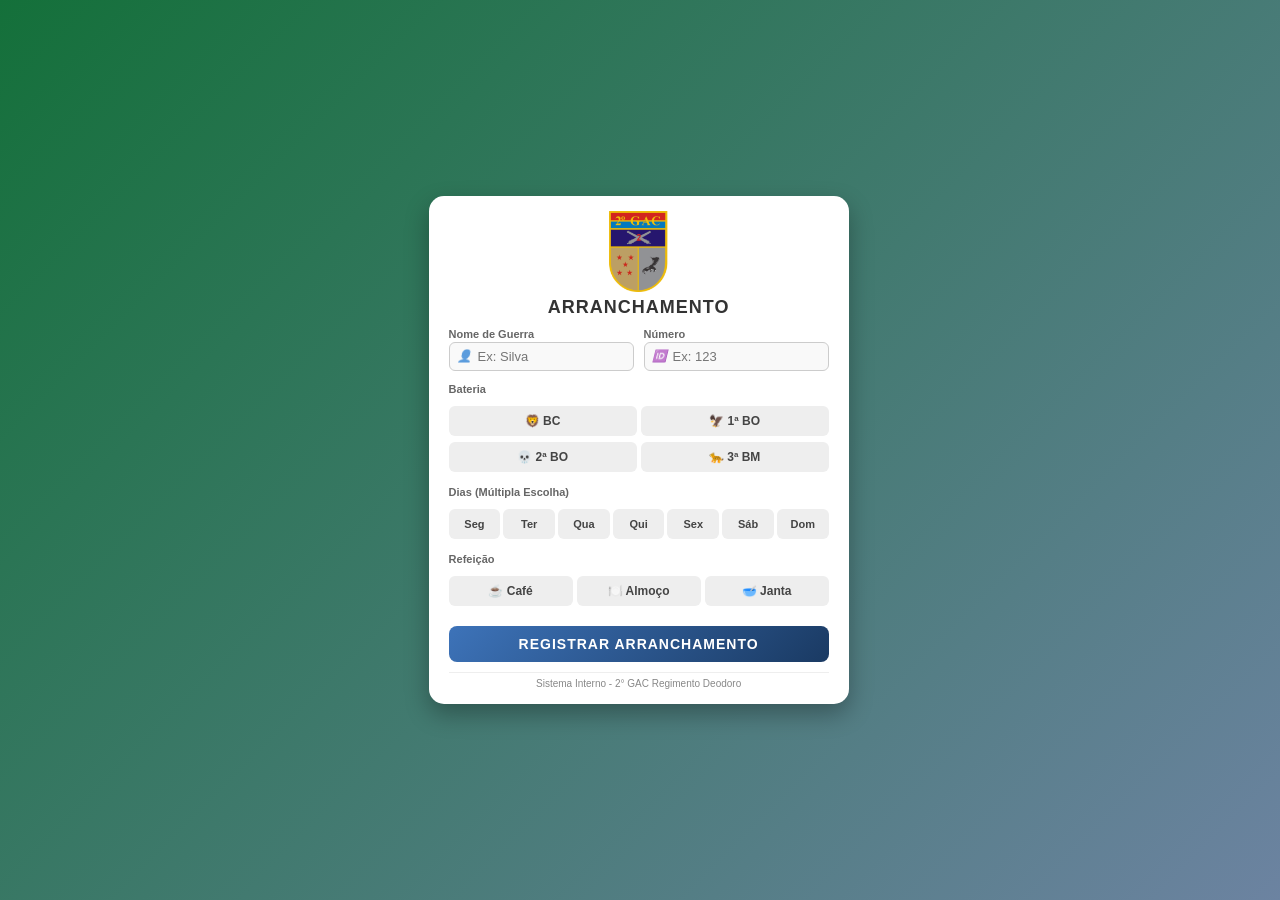
<file: ProjetoRancho/index.html>
<!DOCTYPE html>
<html lang="pt-br">
<head>
    <meta charset="UTF-8">
    <meta name="viewport" content="width=device-width, initial-scale=1.0">
    <title>Controle de Refeições - 2º GAC L</title>
    <link rel="stylesheet" href="style.css">
</head>
<body>

<div class="container">
    <div class="logo">
        <img src="img/2_GAC.png" alt="Logo 2º GAC L">
    </div>

    <h2>Arranchamento</h2>

    <form id="formRefeicao">
        <div class="row">
            <div class="input-group">
                <label>Nome de Guerra</label>
                <div class="input-wrapper">
                    <i class="icon">👤</i>
                    <input type="text" id="nome" placeholder="Ex: Silva" required>
                </div>
            </div>
            <div class="input-group">
                <label>Número</label>
                <div class="input-wrapper">
                    <i class="icon">🆔</i>
                    <input type="number" id="numero" placeholder="Ex: 123" required>
                </div>
            </div>
        </div>

        <label class="section-label">Bateria</label>
        <div class="grid-baterias">
            <label class="card-radio"><input type="radio" name="bateria" value="BC" required><span>🦁 BC</span></label>
            <label class="card-radio"><input type="radio" name="bateria" value="1BO"><span>🦅 1ª BO</span></label>
            <label class="card-radio"><input type="radio" name="bateria" value="2BO"><span>💀 2ª BO</span></label>
            <label class="card-radio"><input type="radio" name="bateria" value="3BM"><span>🐆 3ª BM</span></label>
        </div>

        <label class="section-label">Dias (Múltipla Escolha)</label>
        <div class="grid-dias">
            <label class="card-check"><input type="checkbox" value="Seg"><span>Seg</span></label>
            <label class="card-check"><input type="checkbox" value="Ter"><span>Ter</span></label>
            <label class="card-check"><input type="checkbox" value="Qua"><span>Qua</span></label>
            <label class="card-check"><input type="checkbox" value="Qui"><span>Qui</span></label>
            <label class="card-check"><input type="checkbox" value="Sex"><span>Sex</span></label>
            <label class="card-check"><input type="checkbox" value="Sáb"><span>Sáb</span></label>
            <label class="card-check"><input type="checkbox" value="Dom"><span>Dom</span></label>
        </div>

        <label class="section-label">Refeição</label>
        <div class="grid-refeicoes">
            <label class="card-check"><input type="checkbox" value="cafe"><span>☕ Café</span></label>
            <label class="card-check"><input type="checkbox" value="almoco"><span>🍽️ Almoço</span></label>
            <label class="card-check"><input type="checkbox" value="janta"><span>🥣 Janta</span></label>
        </div>

        <button type="submit">Registrar Arranchamento</button>
    </form>

    <div class="footer">Sistema Interno - 2° GAC Regimento Deodoro </div>
</div>

<script src="script.js"></script>

<footer style="margin-top: 30px; text-align: center;">
    <a href="visualizar.html" style="color: transparent; text-decoration: none; font-size: 10px;">.</a>
</footer>
    </p>
</footer>
</body>
</html>
</file>
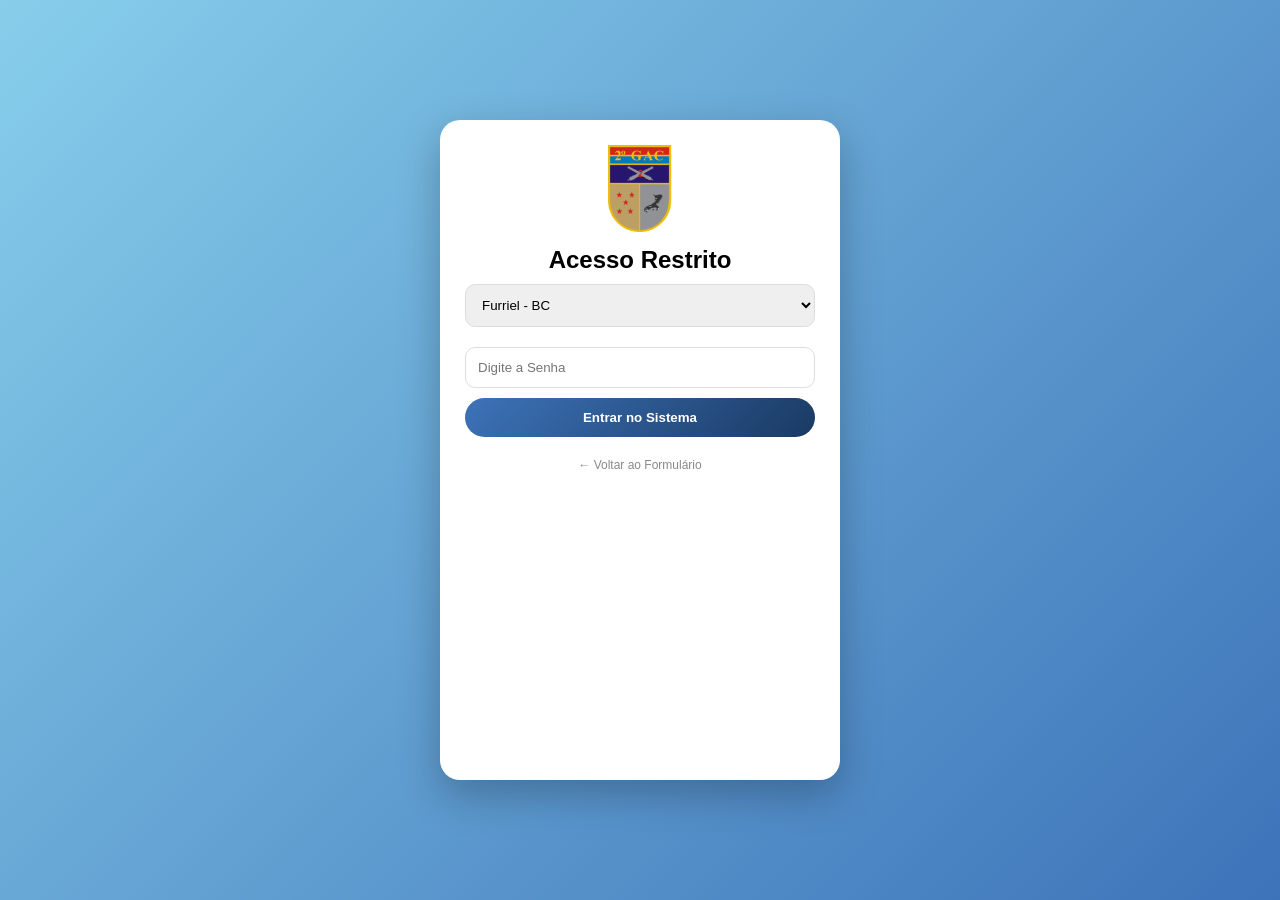
<file: ProjetoRancho/login.html>
<!DOCTYPE html>
<html lang="pt-br">
<head>
    <meta charset="UTF-8">
    <title>Login de Acesso - 2º GAC L</title>
    <link rel="stylesheet" href="style-view.css"> <style>
        .login-box { max-width: 400px; margin: 100px auto; text-align: center; }
        select, input { width: 100%; padding: 12px; margin: 10px 0; border-radius: 10px; border: 1px solid #ddd; }
        .btn-login { width: 100%; padding: 12px; border: none; border-radius: 25px; background: linear-gradient(135deg, #3d73b9, #1a3a63); color: white; font-weight: bold; cursor: pointer; }
    </style>
</head>
<body>
    <div class="dashboard-container login-box">
        <img src="img/2_GAC.png" alt="Logo" class="mini-logo">
        <h2>Acesso Restrito</h2>
        <select id="userRole">
            <option value="BC">Furriel - BC</option>
            <option value="1BO">Furriel - 1ª BO</option>
            <option value="2BO">Furriel - 2ª BO</option>
            <option value="3BM">Furriel - 3ª BM</option>
            <option value="ADMIN">Administrador (Geral)</option>
        </select>
        <input type="password" id="userPass" placeholder="Digite a Senha">
        <button class="btn-login" onclick="autenticar()">Entrar no Sistema</button>
        <br><br>
        <a href="index.html" style="font-size: 12px; color: #888; text-decoration: none;">← Voltar ao Formulário</a>
    </div>

    <script>
        function autenticar() {
            const role = document.getElementById("userRole").value;
            const pass = document.getElementById("userPass").value;

            // Defina as senhas aqui
            const senhas = {
                "BC": "bc123",
                "1BO": "1bo123",
                "2BO": "2bo123",
                "3BM": "3bm123",
                "ADMIN": "admin77"
            };

            if (pass === senhas[role]) {
                // Salva a sessão temporária no navegador
                sessionStorage.setItem("logado", "true");
                sessionStorage.setItem("perfil", role);
                window.location.href = "visualizar.html";
            } else {
                alert("Senha incorreta para este perfil!");
            }
        }
    </script>
</body>
</html>
</file>
<file: ProjetoRancho/style.css>
/*RESET E BÁSICO*/
* {
    margin: 0; padding: 0; box-sizing: border-box;
    font-family: 'Segoe UI', Roboto, Helvetica, Arial, sans-serif;
}

body {
    min-height: 100vh;
    background: linear-gradient(135deg, #14703a, #6c83a1);
    display: flex; justify-content: center; align-items: center;
    padding: 10px; /* Padding mínimo na tela */
    overflow: hidden; /* Tenta evitar scroll na tela toda */
}

/*CONTAINER PRINCIPAL*/
.container {
    background: #fff;
    padding: 15px 20px; /* Reduzido padding interno */
    border-radius: 15px;
    width: 100%;
    max-width: 420px; /* Ligeiramente mais largo para inputs em linha */
    box-shadow: 0 10px 25px rgba(0,0,0,0.3);
    animation: fadeIn 0.4s ease-out;
}

@keyframes fadeIn {
    from { opacity: 0; transform: translateY(-10px); }
    to { opacity: 1; transform: translateY(0); }
}

/*LOGO COM ANIMAÇÃO VOLTADA */
.logo {
    display: flex; justify-content: center;
    margin-bottom: 5px; /* Espaço mínimo */
}

.logo img {
    width: 60px; /* Menor */
    height: auto;
    transition: transform 0.3s ease, box-shadow 0.3s ease;
    cursor: pointer;
}

/* A ANIMAÇÃO DE ZOOM QUE VOCÊ PEDIU */
.logo img:hover {
    transform: scale(1.15) rotate(3deg);
    filter: drop-shadow(0 5px 8px rgba(0,0,0,0.3));
}

h2 {
    text-align: center;
    font-size: 18px; /* Menor */
    margin-bottom: 10px;
    color: #333;
    text-transform: uppercase;
    letter-spacing: 1px;
}

/* --- FORMULÁRIO E INPUTS --- */
form { display: flex; flex-direction: column; gap: 8px; /* Espaço entre seções */ }

.row { display: flex; gap: 10px; } /* Nome e Número lado a lado */
.input-group { flex: 1; }

label {
    display: block;
    font-size: 11px; /* Micro label */
    font-weight: bold;
    color: #666;
    margin-bottom: 2px;
}

.section-label { margin-top: 4px; margin-bottom: 3px; } /* Labels de seções (Bateria, Dia) */

.input-wrapper { position: relative; display: flex; align-items: center; }
.input-wrapper .icon {
    position: absolute; left: 8px;
    font-size: 12px; opacity: 0.7;
}

.input-wrapper input {
    width: 100%;
    padding: 6px 6px 6px 28px; /* Bem mais justo */
    border: 1px solid #ccc;
    border-radius: 6px;
    font-size: 13px;
    background: #f9f9f9;
    transition: 0.2s;
}

.input-wrapper input:focus {
    border-color: #3db94e;
    background: #fff;
    box-shadow: 0 0 5px rgba(61,115,185,0.2);
    outline: none;
}

/*ESTILO DOS CARDS (Bateria, Dias, Refeição)*/
.grid-baterias, .grid-dias, .grid-refeicoes {
    display: grid; gap: 4px;
}

/* Esconder inputs originais */
.card-radio input, .card-check input { display: none; }

/* Base Comum dos Cards */
.card-radio, .card-check {
    display: flex; align-items: center; justify-content: center;
    background: #eee;
    border-radius: 6px;
    cursor: pointer;
    transition: all 0.2s ease;
    border: 1px solid transparent;
    user-select: none;
}

.card-radio span, .card-check span {
    font-size: 12px; font-weight: 600; color: #444;
    padding: 5px; /* Espaço interno do texto */
}

/* Hover geral */
.card-radio:hover, .card-check:hover { background: #e0e0e0; transform: translateY(-1px); }

/* Clique geral */
.card-radio:active, .card-check:active { transform: scale(0.97); }

/*VARIAÇÕES ESPECÍFICAS DE GRID */

/* Baterias: 2 colunas */
.grid-baterias { grid-template-columns: 1fr 1fr; }
.card-radio { height: 30px; } /* Altura fixa baixa */

/* Dias: 7 colunas (uma linha só) */
.grid-dias { grid-template-columns: repeat(7, 1fr); gap: 3px;}
.card-check { height: 30px; }
.grid-dias span { font-size: 11px; padding: 2px; } /* Texto menor nos dias */

/* Refeições: 3 colunas */
.grid-refeicoes { grid-template-columns: repeat(3, 1fr); }
.card-refeicoes .card-check { height: 35px; } /* Ligeiramente mais alto */

/* --- ESTADOS SELECIONADOS (CHECKED) --- */

/* Bateria Selecionada (Verde Militar) */
.card-radio:has(input:checked) {
    background: linear-gradient(135deg, #6c83a1, #14703a);
    box-shadow: 0 2px 5px rgba(0,0,0,0.2);
}
.card-radio:has(input:checked) span { color: white; }

/* Dias e Refeições Selecionados (Azul) */
.card-check:has(input:checked) {
    background: linear-gradient(135deg, #6c83a1, #14703a);
    box-shadow: 0 2px 5px rgba(61,115,185,0.3);
}
.card-check:has(input:checked) span { color: white; }

/* --- BOTÃO E FOOTER --- */
button {
    width: 100%;
    margin-top: 10px;
    padding: 10px;
    border-radius: 8px;
    border: none;
    background: linear-gradient(135deg, #3d73b9, #1a3a63);
    color: white; font-weight: bold; font-size: 14px;
    cursor: pointer; transition: 0.2s;
    text-transform: uppercase; letter-spacing: 1px;
}

button:hover { filter: brightness(1.1); transform: translateY(-1px); }
button:active { transform: scale(0.98); }

.footer {
    text-align: center;
    margin-top: 10px;
    font-size: 10px;
    color: #888;
    border-top: 1px solid #eee;
    padding-top: 5px;
}
</file>
<file: ProjetoRancho/style-view.css>
/*RESET E BASE*/
* { 
    margin: 0; padding: 0; box-sizing: border-box; 
    font-family: 'Segoe UI', Tahoma, Geneva, Verdana, sans-serif; 
}

body {
    background: linear-gradient(135deg, #87CEEB, #3d73b9);
    min-height: 100vh;
    display: flex; justify-content: center; padding: 20px;
}

.dashboard-container {
    background: white;
    width: 100%;
    max-width: 850px;
    border-radius: 20px;
    padding: 25px;
    box-shadow: 0 15px 40px rgba(0,0,0,0.25);
    animation: fadeInContainer 0.6s ease;
}

@keyframes fadeInContainer {
    from { opacity: 0; transform: translateY(20px); }
    to { opacity: 1; transform: translateY(0); }
}

/* CABEÇALHO*/
header {
    text-align: center;
    border-bottom: 2px solid #eee;
    padding-bottom: 15px;
    margin-bottom: 10px;
}

.mini-logo { 
    width: 65px; 
    margin-bottom: 10px; 
    transition: transform 0.3s ease;
}

.mini-logo:hover { transform: scale(1.1) rotate(5deg); }

/*  FILTROS DE BATERIA  */
.bateria-selector {
    display: flex; justify-content: center; gap: 12px; margin-top: 15px;
}

.btn-filter {
    padding: 10px 20px; border: none; border-radius: 12px;
    background: #f0f0f0; cursor: pointer; font-weight: bold; 
    transition: all 0.3s cubic-bezier(0.175, 0.885, 0.32, 1.275);
    color: #555;
}

.btn-filter:hover {
    transform: translateY(-3px);
    background: #e0e0e0;
}

.btn-filter.active { 
    background: linear-gradient(135deg, #3d73b9, #1a3a63) !important; 
    color: white !important; 
    opacity: 1 !important;
    box-shadow: 0 5px 15px rgba(61, 115, 185, 0.4);
}

/* CARDS DE RESUMO*/
.stats {
    display: flex; justify-content: space-around; margin: 20px 0; gap: 10px;
}

.stat-card {
    flex: 1;
    background: #f8f9fa; padding: 15px; border-radius: 12px;
    text-align: center;
    border-left: 5px solid #3d73b9;
    transition: 0.3s;
}

.stat-card strong { display: block; font-size: 24px; color: #3d73b9; }

/*TABELA*/
.table-wrapper {
    max-height: 400px; overflow-y: auto;
    border: 1px solid #eee; border-radius: 12px;
    background: white;
}

table { width: 100%; border-collapse: collapse; }
th { background: #2c3e50; color: white; padding: 15px; position: sticky; top: 0; }
td { padding: 12px; border-bottom: 1px solid #eee; text-align: center; }

/*BOTÕES DE AÇÃO*/
.acoes-relatorio {
    display: flex; gap: 15px; margin-top: 25px; padding-top: 15px; border-top: 1px solid #eee;
}

.btn-pdf, .btn-limpar, .btn-voltar {
    flex: 1; padding: 14px; border: none; border-radius: 12px;
    font-weight: bold; cursor: pointer; transition: all 0.3s ease;
    display: flex; align-items: center; justify-content: center; gap: 8px;
    color: white;
}

.btn-pdf { background: linear-gradient(135deg, #27ae60, #1e8449); }
.btn-limpar { background: linear-gradient(135deg, #e74c3c, #c0392b); display: none; } /* Oculto por padrão */
.btn-voltar { background: #7f8c8d; width: 100%; margin-top: 10px; }

/*REGRAS DE ACESSO*/
.admin-only { display: none !important; }

/* CONFIGURAÇÃO PARA IMPRESSÃO / PDF */
@media print {
    /* 1. Esconde elementos desnecessários */
    .acoes-relatorio, 
    .btn-voltar, 
    .bateria-selector,
    .btn-filter,
    header h2,
    .btn-login { 
        display: none !important; 
    }

    /* 2. Remove restrições de altura e scroll da tabela */
    .table-wrapper {
        max-height: none !important;                         
        overflow: visible !important; 
        border: none !important;
    }

    /* 3. Ajusta o container para ocupar a folha toda */
    body {
        background: white !important;
        padding: 0 !important;
        margin: 0 !important;
    }

    .dashboard-container {
        box-shadow: none !important;
        border: none !important;
        width: 100% !important;
        max-width: 100% !important;
        padding: 0 !important;
    }

    /* 4. Garante que a tabela use toda a largura e mostre as bordas */
    table {
        width: 100% !important;
        border-collapse: collapse !important;
        page-break-inside: auto; /* Permite que a tabela quebre entre páginas se for muito grande */
    }

    tr {
        page-break-inside: avoid; /* Evita que uma linha seja cortada ao meio entre páginas */
        page-break-after: auto;
    }

    th, td {
        border: 1px solid #333 !important; /* Bordas mais visíveis no papel */
        padding: 8px !important;
        color: black !important;
    }

    th {
        background-color: #eee !important; /* Fundo cinza claro para o cabeçalho */
        color: black !important;
    }
}

/* Animação de "pressionar" nos botões */
.btn-pdf, .btn-voltar, .btn-limpar, .btn-filter {
    transition: all 0.2s ease !important;
}

.btn-pdf:active, .btn-voltar:active, .btn-filter:active {
    transform: scale(0.92);
}

.btn-voltar:hover {
    background: #5f6a6b;
    color: white;
}

/* Garante que o botão PDF mude de cor ao passar o mouse */
.btn-pdf:hover {
    background: #2ecc71;
    box-shadow: 0 4px 15px rgba(46, 204, 113, 0.3);
}
</file>
